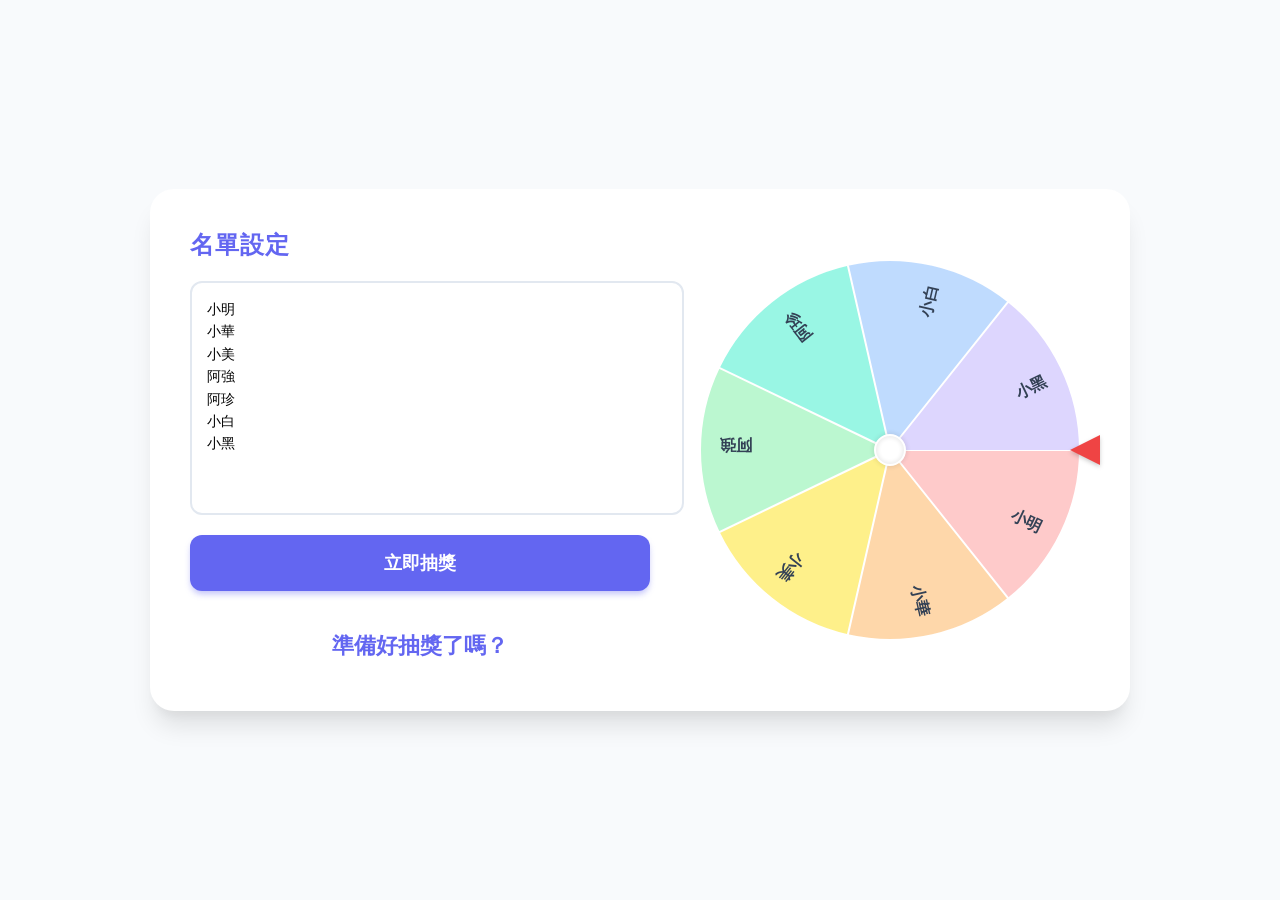
<file: lab1/index.html>
<!DOCTYPE html>
<html lang="zh-TW">
<head>
    <meta charset="UTF-8">
    <meta name="viewport" content="width=device-width, initial-scale=1.0">
    <title>時尚隨機抽籤轉盤</title>
    <style>
        :root {
            --primary-color: #6366f1;
            --bg-color: #f8fafc;
            --card-bg: #ffffff;
            --text-color: #1e293b;
        }

        body {
            font-family: 'PingFang TC', 'Microsoft JhengHei', sans-serif;
            background-color: var(--bg-color);
            color: var(--text-color);
            margin: 0;
            display: flex;
            justify-content: center;
            align-items: center;
            min-height: 100vh;
        }

        .app-container {
            display: flex;
            flex-direction: row;
            gap: 40px;
            background: var(--card-bg);
            padding: 40px;
            border-radius: 24px;
            box-shadow: 0 20px 25px -5px rgba(0, 0, 0, 0.1), 0 10px 10px -5px rgba(0, 0, 0, 0.04);
            max-width: 900px;
            width: 95%;
            transition: all 0.3s ease;
        }

        @media (max-width: 768px) {
            .app-container {
                flex-direction: column;
                align-items: center;
                padding: 20px;
            }
        }

        /* 左側控制區 */
        .controls {
            flex: 1;
            display: flex;
            flex-direction: column;
            gap: 20px;
            min-width: 280px;
        }

        h2 {
            margin: 0;
            font-size: 1.5rem;
            color: var(--primary-color);
            letter-spacing: 1px;
        }

        textarea {
            width: 100%;
            height: 200px;
            padding: 15px;
            border: 2px solid #e2e8f0;
            border-radius: 12px;
            font-size: 14px;
            line-height: 1.6;
            resize: none;
            outline: none;
            transition: border-color 0.2s;
        }

        textarea:focus {
            border-color: var(--primary-color);
        }

        .spin-btn {
            background-color: var(--primary-color);
            color: white;
            border: none;
            padding: 16px;
            border-radius: 12px;
            font-size: 18px;
            font-weight: 600;
            cursor: pointer;
            transition: transform 0.1s, background-color 0.2s;
            box-shadow: 0 4px 6px -1px rgba(99, 102, 241, 0.4);
        }

        .spin-btn:hover {
            background-color: #4f46e5;
            transform: translateY(-2px);
        }

        .spin-btn:active {
            transform: translateY(0);
        }

        .spin-btn:disabled {
            background-color: #94a3b8;
            cursor: not-allowed;
            box-shadow: none;
        }

        /* 右側轉盤區 */
        .wheel-container {
            position: relative;
            display: flex;
            flex-direction: column;
            align-items: center;
            justify-content: center;
        }

        canvas {
            max-width: 100%;
            height: auto;
        }

        /* 指針 */
        .pointer {
            position: absolute;
            top: 50%;
            right: -10px;
            transform: translateY(-50%);
            width: 0;
            height: 0;
            border-top: 15px solid transparent;
            border-bottom: 15px solid transparent;
            border-right: 30px solid #ef4444; /* 紅色指針 */
            z-index: 10;
            filter: drop-shadow(0 2px 2px rgba(0,0,0,0.2));
        }

        .result-display {
            margin-top: 20px;
            height: 40px;
            font-size: 22px;
            font-weight: 700;
            color: var(--primary-color);
            text-align: center;
        }
    </style>
</head>
<body>

    <div class="app-container">
        <!-- 左側：輸入名單 -->
        <div class="controls">
            <h2>名單設定</h2>
            <textarea id="nameList" placeholder="輸入名單（每行一個）">小明
小華
小美
阿強
阿珍
小白
小黑</textarea>
            <button class="spin-btn" id="spinBtn" onclick="startSpin()">立即抽獎</button>
            <div id="result" class="result-display">準備好抽獎了嗎？</div>
        </div>

        <!-- 右側：轉盤畫布 -->
        <div class="wheel-container">
            <div class="pointer"></div>
            <canvas id="wheelCanvas" width="400" height="400"></canvas>
        </div>
    </div>

    <script>
        const canvas = document.getElementById('wheelCanvas');
        const ctx = canvas.getContext('2d');
        const nameInput = document.getElementById('nameList');
        const resultDisplay = document.getElementById('result');
        const spinBtn = document.getElementById('spinBtn');

        let names = [];
        let currentAngle = 0; // 當前旋轉角度
        let isSpinning = false;
        
        // 時尚配色清單
        const colors = [
            '#fecaca', '#fed7aa', '#fef08a', '#bbf7d0', 
            '#99f6e4', '#bfdbfe', '#ddd6fe', '#f5d0fe'
        ];

        // 初始化與事件監聽
        function init() {
            updateNames();
            nameInput.addEventListener('input', () => {
                if (!isSpinning) {
                    updateNames();
                    drawWheel();
                }
            });
            drawWheel();
        }

        function updateNames() {
            names = nameInput.value.split('\n')
                .map(n => n.trim())
                .filter(n => n !== "");
        }

        function drawWheel() {
            const centerX = canvas.width / 2;
            const centerY = canvas.height / 2;
            const radius = canvas.width / 2 - 10;

            ctx.clearRect(0, 0, canvas.width, canvas.height);

            if (names.length === 0) {
                // 空狀態
                ctx.beginPath();
                ctx.arc(centerX, centerY, radius, 0, 2 * Math.PI);
                ctx.fillStyle = '#f1f5f9';
                ctx.fill();
                ctx.strokeStyle = '#e2e8f0';
                ctx.stroke();
                return;
            }

            const arcSize = (2 * Math.PI) / names.length;

            names.forEach((name, i) => {
                const angle = currentAngle + i * arcSize;
                
                // 畫扇形
                ctx.beginPath();
                ctx.moveTo(centerX, centerY);
                ctx.arc(centerX, centerY, radius, angle, angle + arcSize);
                ctx.fillStyle = colors[i % colors.length];
                ctx.fill();
                ctx.strokeStyle = '#ffffff';
                ctx.lineWidth = 2;
                ctx.stroke();

                // 畫文字
                ctx.save();
                ctx.translate(centerX, centerY);
                ctx.rotate(angle + arcSize / 2);
                ctx.textAlign = "right";
                ctx.fillStyle = "#334155";
                ctx.font = "bold 16px sans-serif";
                ctx.fillText(name, radius - 20, 10);
                ctx.restore();
            });

            // 畫中心圓
            ctx.beginPath();
            ctx.arc(centerX, centerY, 15, 0, 2 * Math.PI);
            ctx.fillStyle = "#ffffff";
            ctx.fill();
            ctx.shadowBlur = 5;
            ctx.shadowColor = "rgba(0,0,0,0.2)";
            ctx.stroke();
        }

        function startSpin() {
            if (isSpinning || names.length === 0) return;

            isSpinning = true;
            spinBtn.disabled = true;
            resultDisplay.innerText = "旋轉中...";

            // 隨機旋轉力度 (隨機增加 10~20 圈再停下)
            let rotationSpeed = 0.2 + Math.random() * 0.2; // 初始速度
            const friction = 0.985; // 摩擦力，數字越大轉越久
            
            function animate() {
                currentAngle += rotationSpeed;
                rotationSpeed *= friction; // 模擬減速

                drawWheel();

                if (rotationSpeed > 0.002) {
                    requestAnimationFrame(animate);
                } else {
                    stopSpin();
                }
            }
            animate();
        }

        function stopSpin() {
            isSpinning = false;
            spinBtn.disabled = false;

            // 計算指針指向的名字 (指針在右側，即 0 或 2PI 位置)
            // 因為 canvas 座標系統中 0 是右邊，所以我們看當前角度在對準誰
            const arcSize = (2 * Math.PI) / names.length;
            
            // 歸一化角度到 0 ~ 2PI 之間
            let normalizedAngle = currentAngle % (2 * Math.PI);
            // 修正：指針在 0 度位置，我們需要計算哪個扇形包含 0 度
            // 扇形 i 的範圍是 [currentAngle + i*arc, currentAngle + (i+1)*arc]
            // 反推：(0 - currentAngle) / arcSize
            let winningIndex = Math.floor((2 * Math.PI - normalizedAngle) / arcSize) % names.length;
            
            if (winningIndex < 0) winningIndex += names.length;

            const winner = names[winningIndex];
            resultDisplay.innerText = `恭喜中獎：${winner} 🎉`;
        }

        // 啟動程式
        init();
    </script>
</body>
</html>
</file>
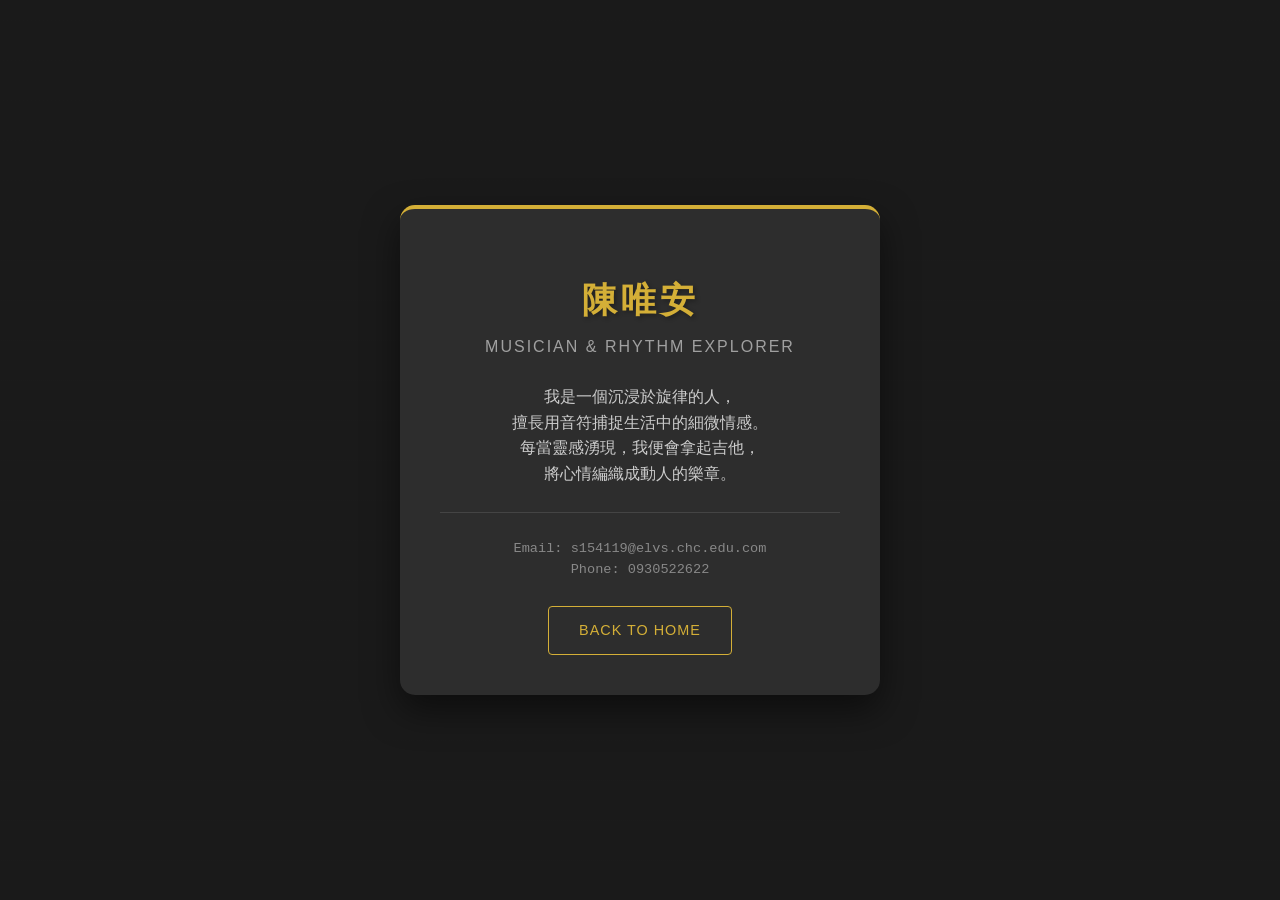
<file: lab2/index.html>
<!DOCTYPE html>
<html lang="zh-Hant">
<head>
    <meta charset="UTF-8">
    <meta name="viewport" content="width=device-width, initial-scale=1.0">
    <title>關於陳唯安</title>
    <style>
        /* 基礎設定 - 音樂深色調風格 */
        body {
            background-color: #1a1a1a; /* 深邃黑背景 */
            color: #e0e0e0; /* 淺灰色字體 */
            font-family: "PingFang TC", "Heiti TC", "Microsoft JhengHei", sans-serif;
            display: flex;
            justify-content: center;
            align-items: center;
            min-height: 100vh;
            margin: 0;
            line-height: 1.6;
            background-image: linear-gradient(rgba(26, 26, 26, 0.95), rgba(26, 26, 26, 0.95)),
                              repeating-linear-gradient(0deg, transparent, transparent 39px, #222 40px); /* 模擬五線譜背景線 */
        }

        /* 卡片容器 */
        .container {
            background-color: #2d2d2d;
            padding: 40px;
            border-radius: 15px; /* 較為俐落的圓角 */
            box-shadow: 0 15px 35px rgba(0, 0, 0, 0.5);
            text-align: center;
            max-width: 400px;
            width: 90%;
            border-top: 4px solid #d4af37; /* 金屬金點綴 */
        }

        /* 標題樣式 - 具藝術氣息 */
        h1 {
            color: #d4af37; /* 典雅金 */
            font-size: 2.2rem;
            margin-bottom: 5px;
            letter-spacing: 4px;
            text-shadow: 2px 2px 4px rgba(0,0,0,0.3);
        }

        h2 {
            color: #a0a0a0;
            font-size: 1rem;
            font-weight: 300;
            margin-top: 0;
            margin-bottom: 25px;
            text-transform: uppercase;
            letter-spacing: 2px;
        }

        /* 段落與文字 */
        p {
            font-size: 1rem;
            margin: 15px 0;
            color: #cccccc;
        }

        /* 裝飾線 */
        hr {
            border: none;
            border-top: 1px solid #444;
            margin: 25px 0;
        }

        /* 聯絡資訊樣式 */
        .contact {
            font-size: 0.85rem;
            color: #888;
            font-family: 'Courier New', Courier, monospace; /* 類標籤字體 */
        }

        /* 按鈕樣式 - 類黑膠或音控按鈕風格 */
        .btn {
            display: inline-block;
            margin-top: 25px;
            padding: 12px 30px;
            background-color: transparent;
            color: #d4af37;
            text-decoration: none;
            border: 1px solid #d4af37;
            border-radius: 4px;
            transition: 0.4s;
            font-size: 0.9rem;
            letter-spacing: 1px;
        }

        .btn:hover {
            background-color: #d4af37;
            color: #1a1a1a;
            box-shadow: 0 0 15px rgba(212, 175, 55, 0.4);
        }
    </style>
</head>
<body>

    <div class="container">
        <h1>陳唯安</h1>

        <h2>Musician & Rhythm Explorer</h2>

        <p>
            我是一個沉浸於旋律的人，<br>
            擅長用音符捕捉生活中的細微情感。<br>
            每當靈感湧現，我便會拿起吉他，<br>
            將心情編織成動人的樂章。
        </p>

        <hr>

        <div class="contact">
            Email: s154119@elvs.chc.edu.com<br>
            Phone: 0930522622
        </div>

        <a href="index.html" class="btn">BACK TO HOME</a>
    </div>

</body>
</html>
</file>
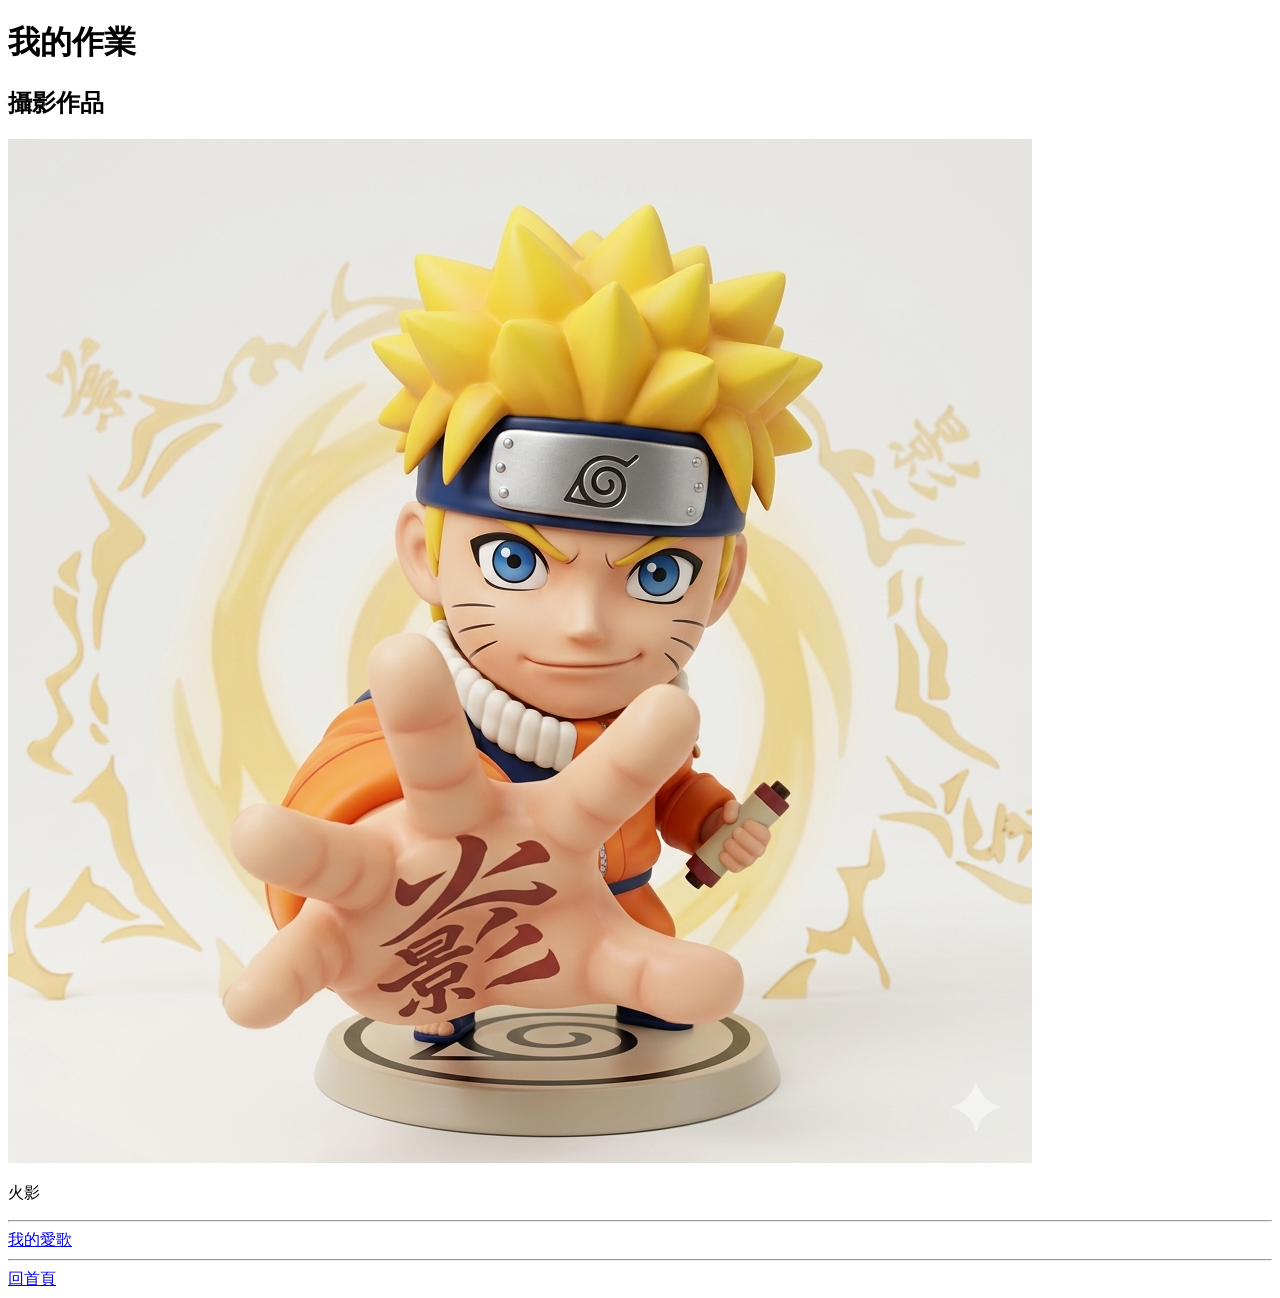
<file: lab3/index.html>
<!DOCTYPE html>
<html lang="en">
<head>
    <meta charset="UTF-8">
    <meta name="viewport" content="width=device-width, initial-scale=1.0">
    <title>Document</title>
</head>
<body>
    <h1>我的作業</h1>
    <h2>攝影作品</h2>
   <img src="1.png" alt="火影" srcset="">
   <p>火影</p>
   <hr>

</body>
<a href="https://youtu.be/7XlqcS6B7WA?si=41lWvecp6e_c-nBS">我的愛歌</a>
<hr>
   <a href="https://s154119-star.github.io/114-web/">回首頁</a>
</html>
</file>
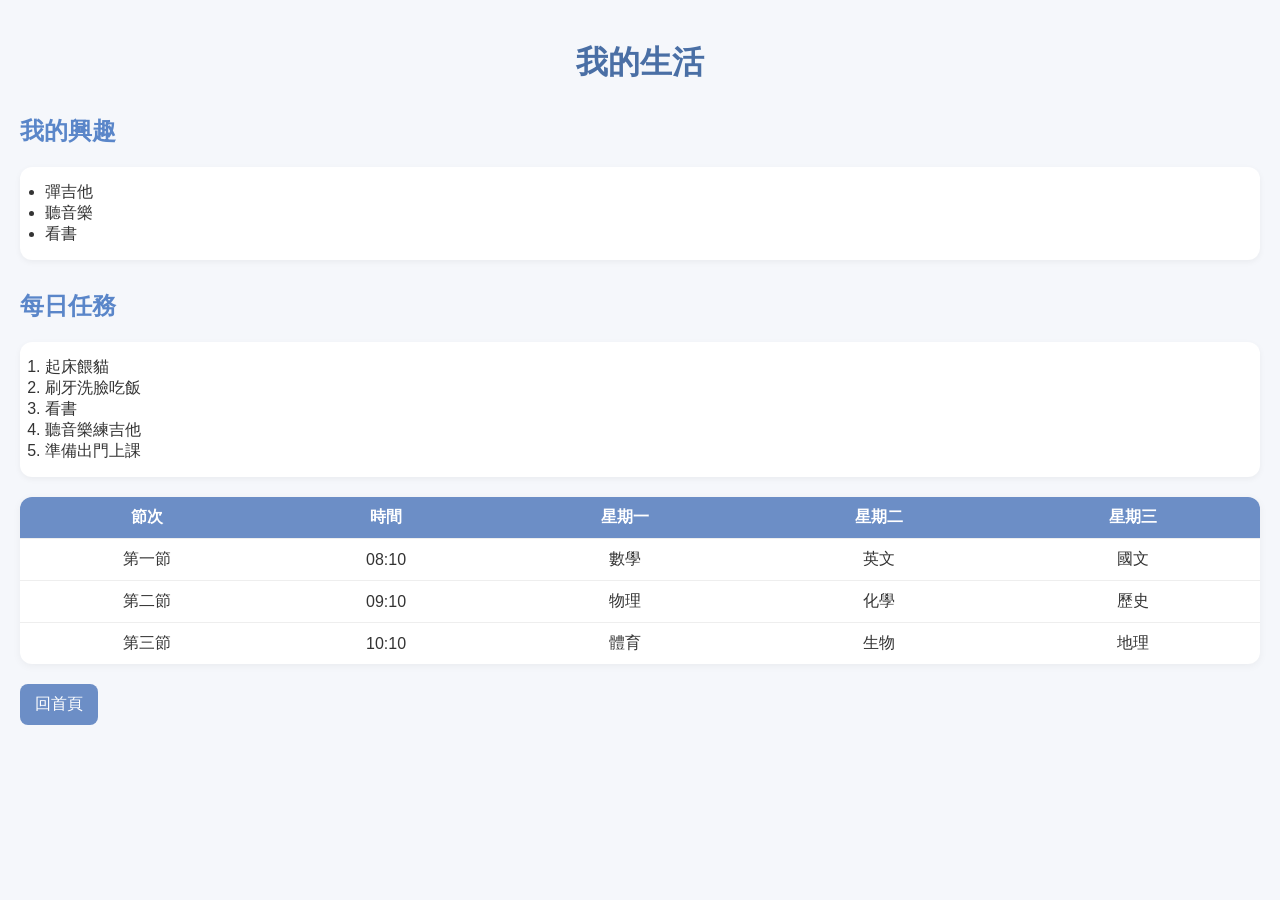
<file: lab4/index.html>
<!DOCTYPE html>
<html lang="en">
<head>
    <meta charset="UTF-8">
    <meta http-equiv="X-UA-Compatible" content="IE=edge">
    <meta name="viewport" content="width=device-width, initial-scale=1.0">
    <title>lab4</title>
    <link rel="stylesheet" href="style.css">
</head>
<body>
   <h1>我的生活</h1>
   <h2>我的興趣</h2> 
   <ul>
        <li>彈吉他</li>
        <li>聽音樂</li>
        <li>看書</li>
   </ul>
   <h2>每日任務</h2>
   <ol>
        <li>起床餵貓</li>
        <li>刷牙洗臉吃飯</li>
        <li>看書</li>
        <li>聽音樂練吉他</li>
        <li>準備出門上課</li>
   </ol>
   <table>
    <tr>
      <th>節次</th>
      <th>時間</th>
      <th>星期一</th>
      <th>星期二</th>
      <th>星期三</th>
    </tr>
    <tr>
      <td>第一節</td>
      <td>08:10</td>
      <td>數學</td>
      <td>英文</td>
      <td>國文</td>
    </tr>
    <tr>
      <td>第二節</td>
      <td>09:10</td>
      <td>物理</td>
      <td>化學</td>
      <td>歷史</td>
    </tr>
    <tr>
      <td>第三節</td>
      <td>10:10</td>
      <td>體育</td>
      <td>生物</td>
      <td>地理</td>
    </tr>
  </table>
  <a href="../index.html">回首頁</a>

</body>
</html>
</file>
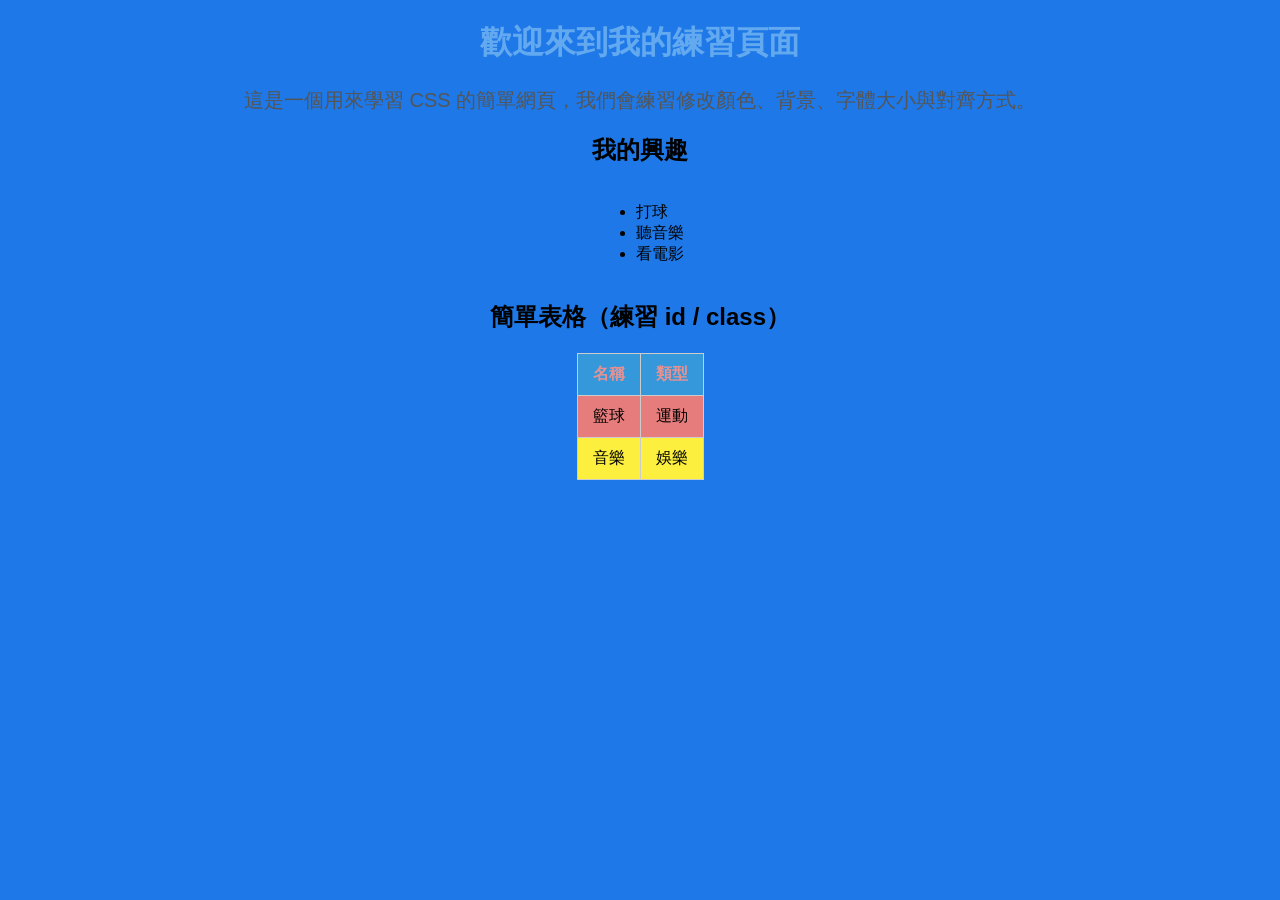
<file: lab5/index.html>
<!DOCTYPE html>
<html lang="zh-Hant">
<head>
    <meta charset="UTF-8">
    <meta name="viewport" content="width=device-width, initial-scale=1.0">
    <title>CSS 練習頁面</title>
    <link rel="stylesheet" href="style.css">
</head>
<body>
    <h1>歡迎來到我的練習頁面</h1>

    <p>
        這是一個用來學習 CSS 的簡單網頁，我們會練習修改顏色、背景、字體大小與對齊方式。
    </p>

    <h2>我的興趣</h2>
    <ul>
        <li>打球</li>
        <li>聽音樂</li>
        <li>看電影</li>
    </ul>

    <h2>簡單表格（練習 id / class）</h2>
    <table id="my-table">
        <tr>
            <th>名稱</th>
            <th>類型</th>
        </tr>
        <tr class="row1">
            <td>籃球</td>
            <td>運動</td>
        </tr>
        <tr class="row2">
            <td>音樂</td>
            <td>娛樂</td>
        </tr>
    </table>
</body>
</html>
</file>
<file: lab4/style.css>
/* 全頁設定 */
body {
    font-family: "Segoe UI", "Microsoft JhengHei", sans-serif;
    background-color: #f5f7fb;
    color: #333;
    margin: 0;
    padding: 20px;
  }
  
  /* 主標題 */
  h1 {
    text-align: center;
    color: #4a6fa5;
    margin-bottom: 30px;
  }
  
  /* 副標題 */
  h2 {
    color: #5a86c9;
    margin-top: 30px;
  }
  
  /* 清單樣式 */
  ul, ol {
    background-color: #ffffff;
    padding: 15px 25px;
    border-radius: 12px;
    box-shadow: 0 2px 6px rgba(0,0,0,0.05);
  }
  
  /* 表格整體 */
  table {
    width: 100%;
    margin-top: 20px;
    border-collapse: collapse;
    background-color: #ffffff;
    border-radius: 12px;
    overflow: hidden;
    box-shadow: 0 2px 8px rgba(0,0,0,0.05);
  }
  
  /* 表格標題列 */
  th {
    background-color: #6c8ec6;
    color: white;
    padding: 10px;
  }
  
  /* 表格內容 */
  td {
    padding: 10px;
    text-align: center;
    border-top: 1px solid #eee;
  }
  
  /* 滑過效果 */
  tr:hover {
    background-color: #f0f4ff;
  }
  
  /* 連結按鈕 */
  a {
    display: inline-block;
    margin-top: 20px;
    padding: 10px 15px;
    background-color: #6c8ec6;
    color: white;
    text-decoration: none;
    border-radius: 8px;
    transition: 0.3s;
  }
  
  a:hover {
    background-color: #4a6fa5;
  }
</file>
<file: lab5/style.css>
h1 {
    color: #62a9f0;
    font-size: 32px;
  }
  body {
    background-color: #1e78e7;
    text-align: center;
    font-family: Arial, sans-serif;
  }
  
  p {
    font-size: 20px;
    color: #555;
  }

  ul {
    display: inline-block;
    text-align: left;
  }

  table {
    margin: 20px auto;
    border-collapse: collapse;
  }
  
  th,
  td {
    border: 1px solid #ccc;
    padding: 10px 15px;
  }
  
  th {
    background-color: #3498db;
    color: rgb(231, 146, 146);
  }

  #my-table {
    background-color: rgb(231, 164, 164);
  }
  
  .row1 {
    background-color: #d8afaf;
  }
  
  .row2 {
    background-color: #ade9df;
  }
  #my-table {
    background-color: rgb(219, 66, 66);
  }
  
  .row1 {
    background-color: #e67c7c;
  }
  
  .row2 {
    background-color: #fcef3d;
  }
</file>
